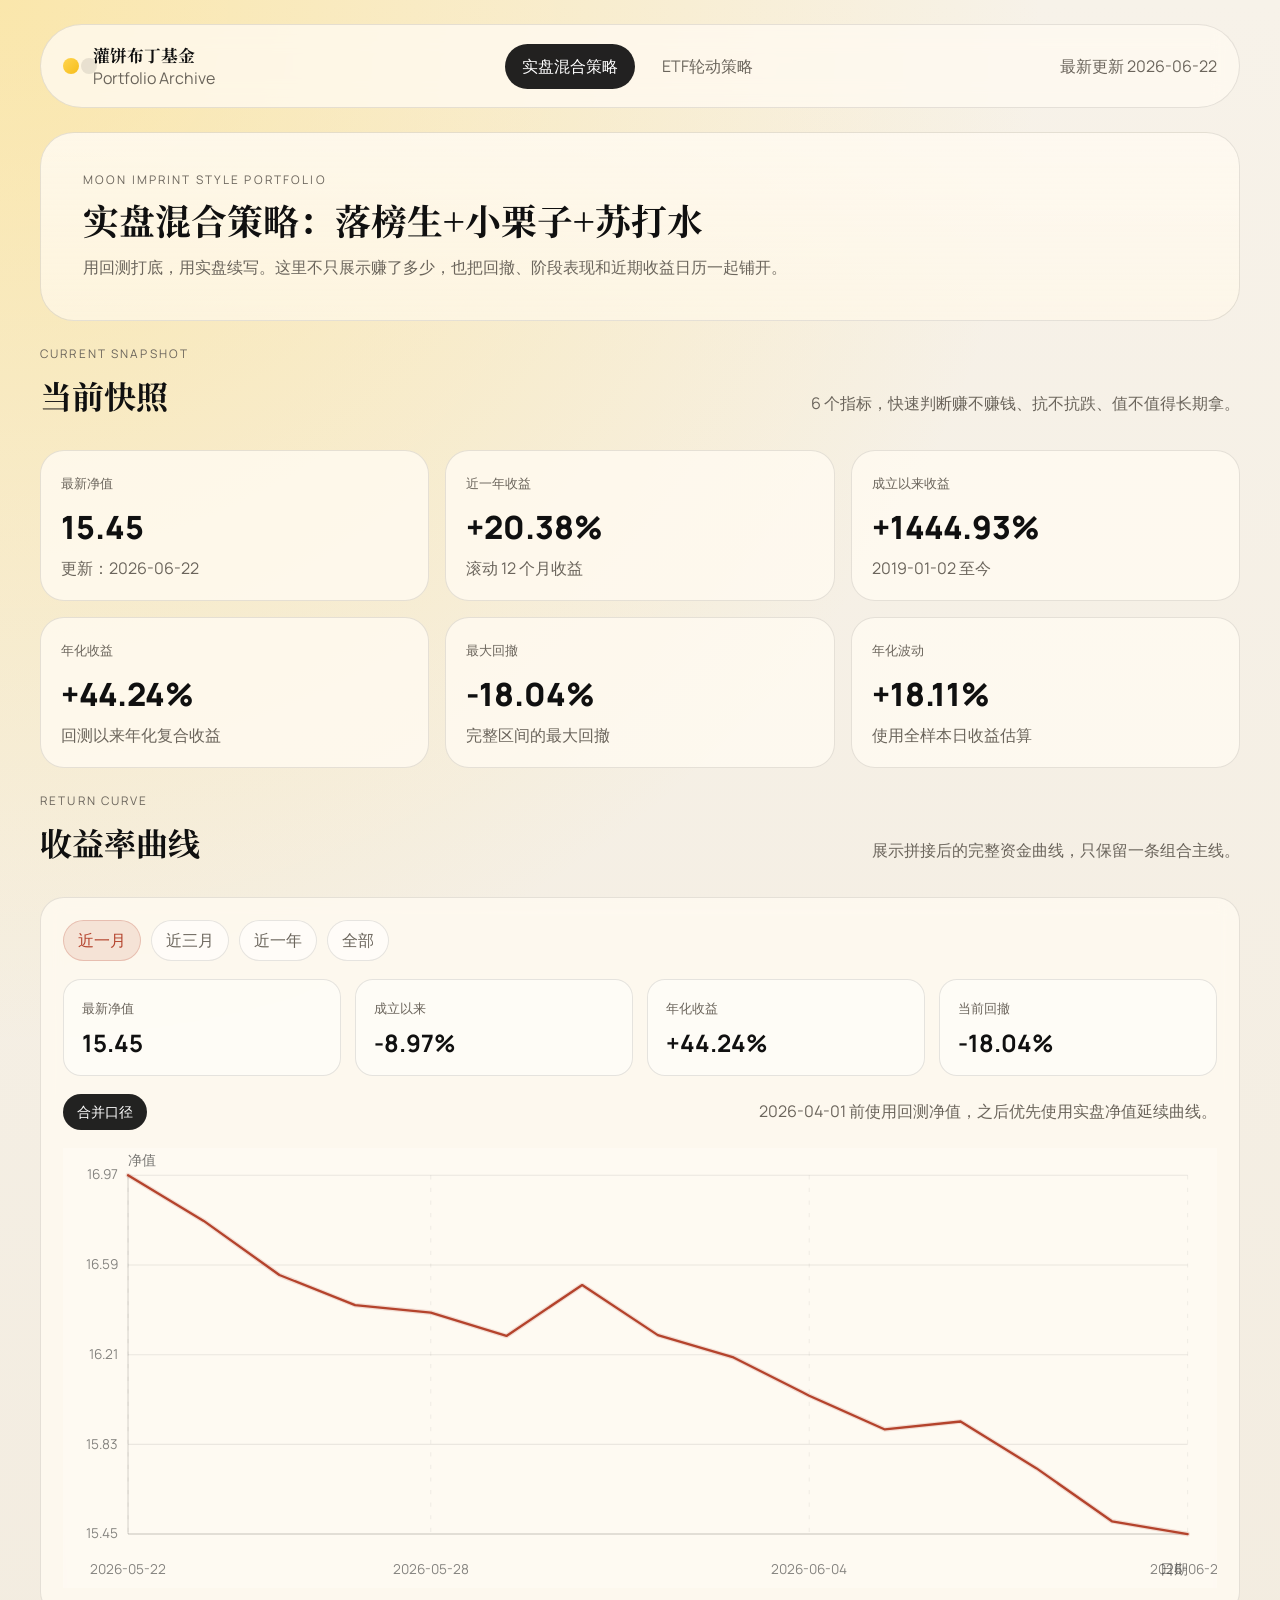
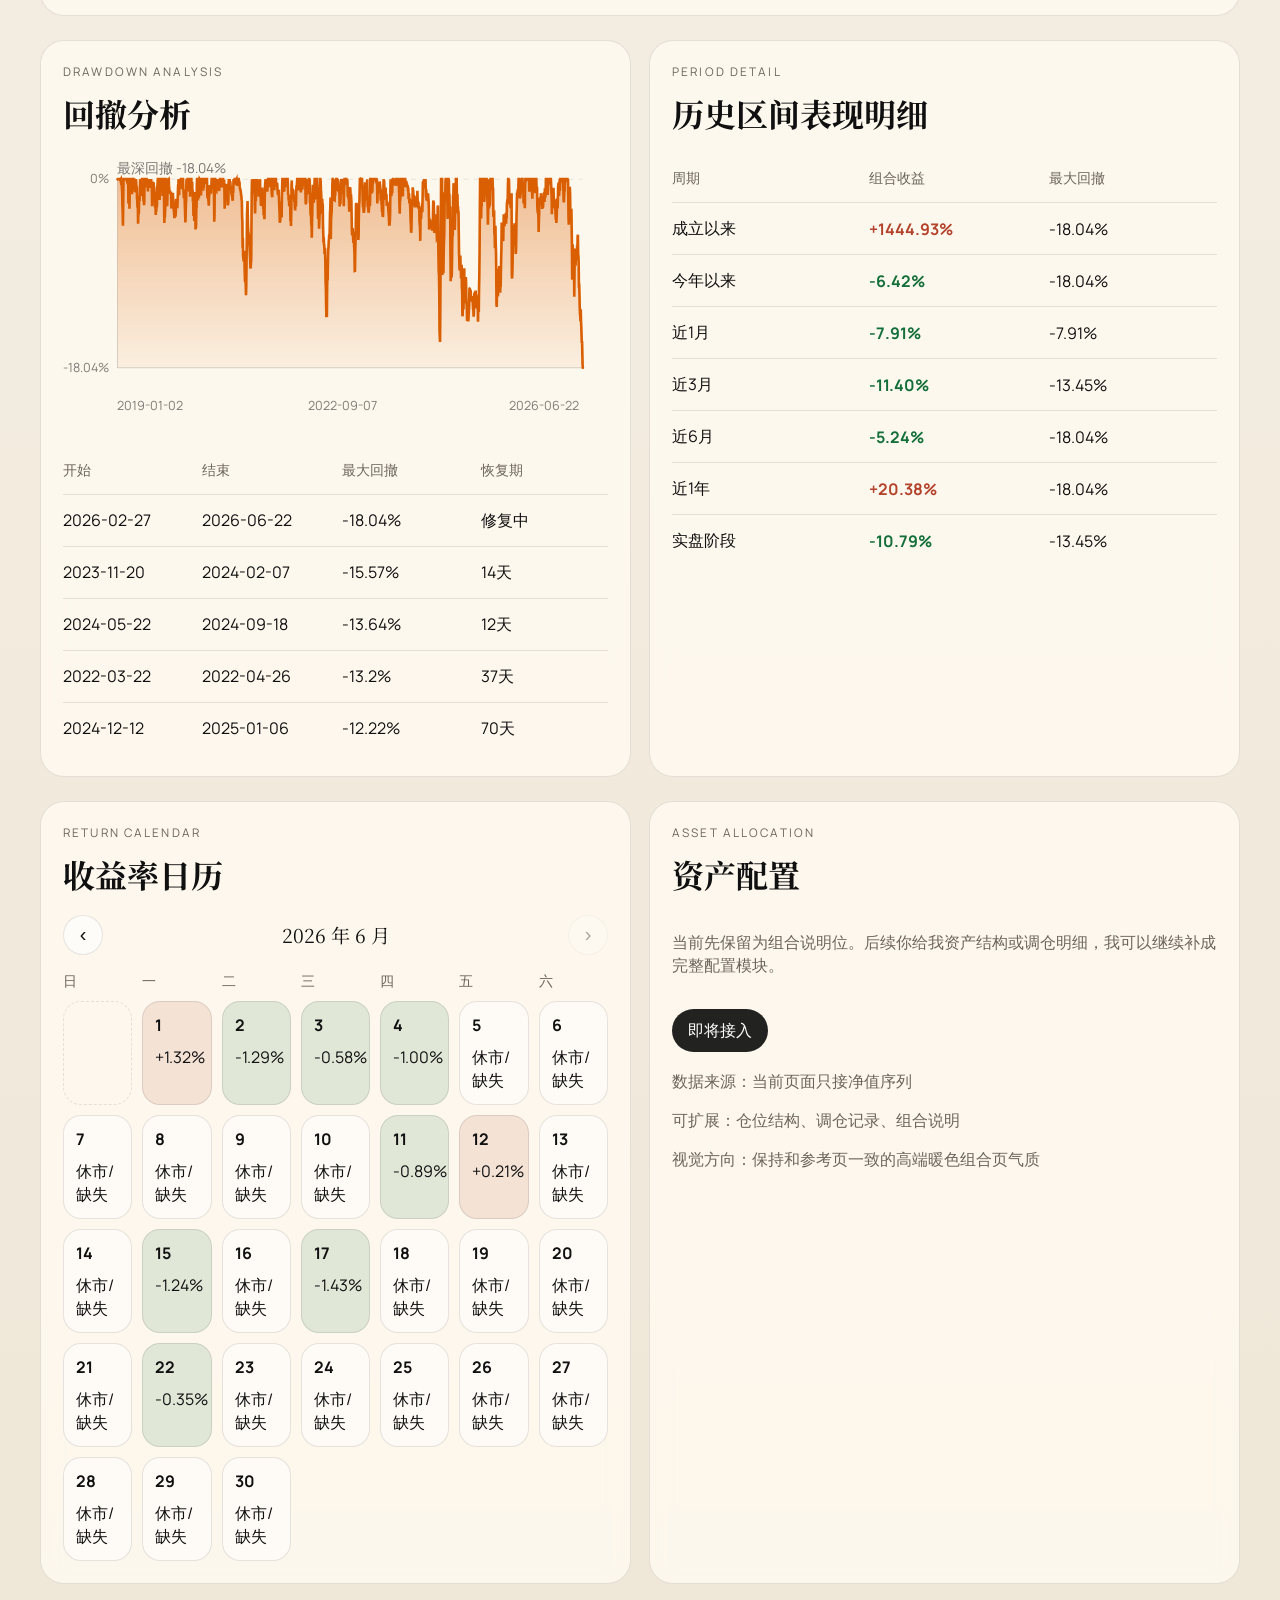
<file: index.html>
<!doctype html>
<html lang="zh-CN">
  <head>
    <meta charset="UTF-8" />
    <meta name="viewport" content="width=device-width, initial-scale=1.0" />
    <meta http-equiv="refresh" content="0; url=./portfolio.html" />
    <title>灌饼布丁基金 | 实盘混合策略</title>
    <script>
      window.location.replace("./portfolio.html");
    </script>
  </head>
  <body>
    <p>正在进入实盘混合策略页面...</p>
    <p><a href="./portfolio.html">实盘混合策略</a> | <a href="./etf-portfolio.html">ETF轮动策略</a></p>
  </body>
</html>
</file>
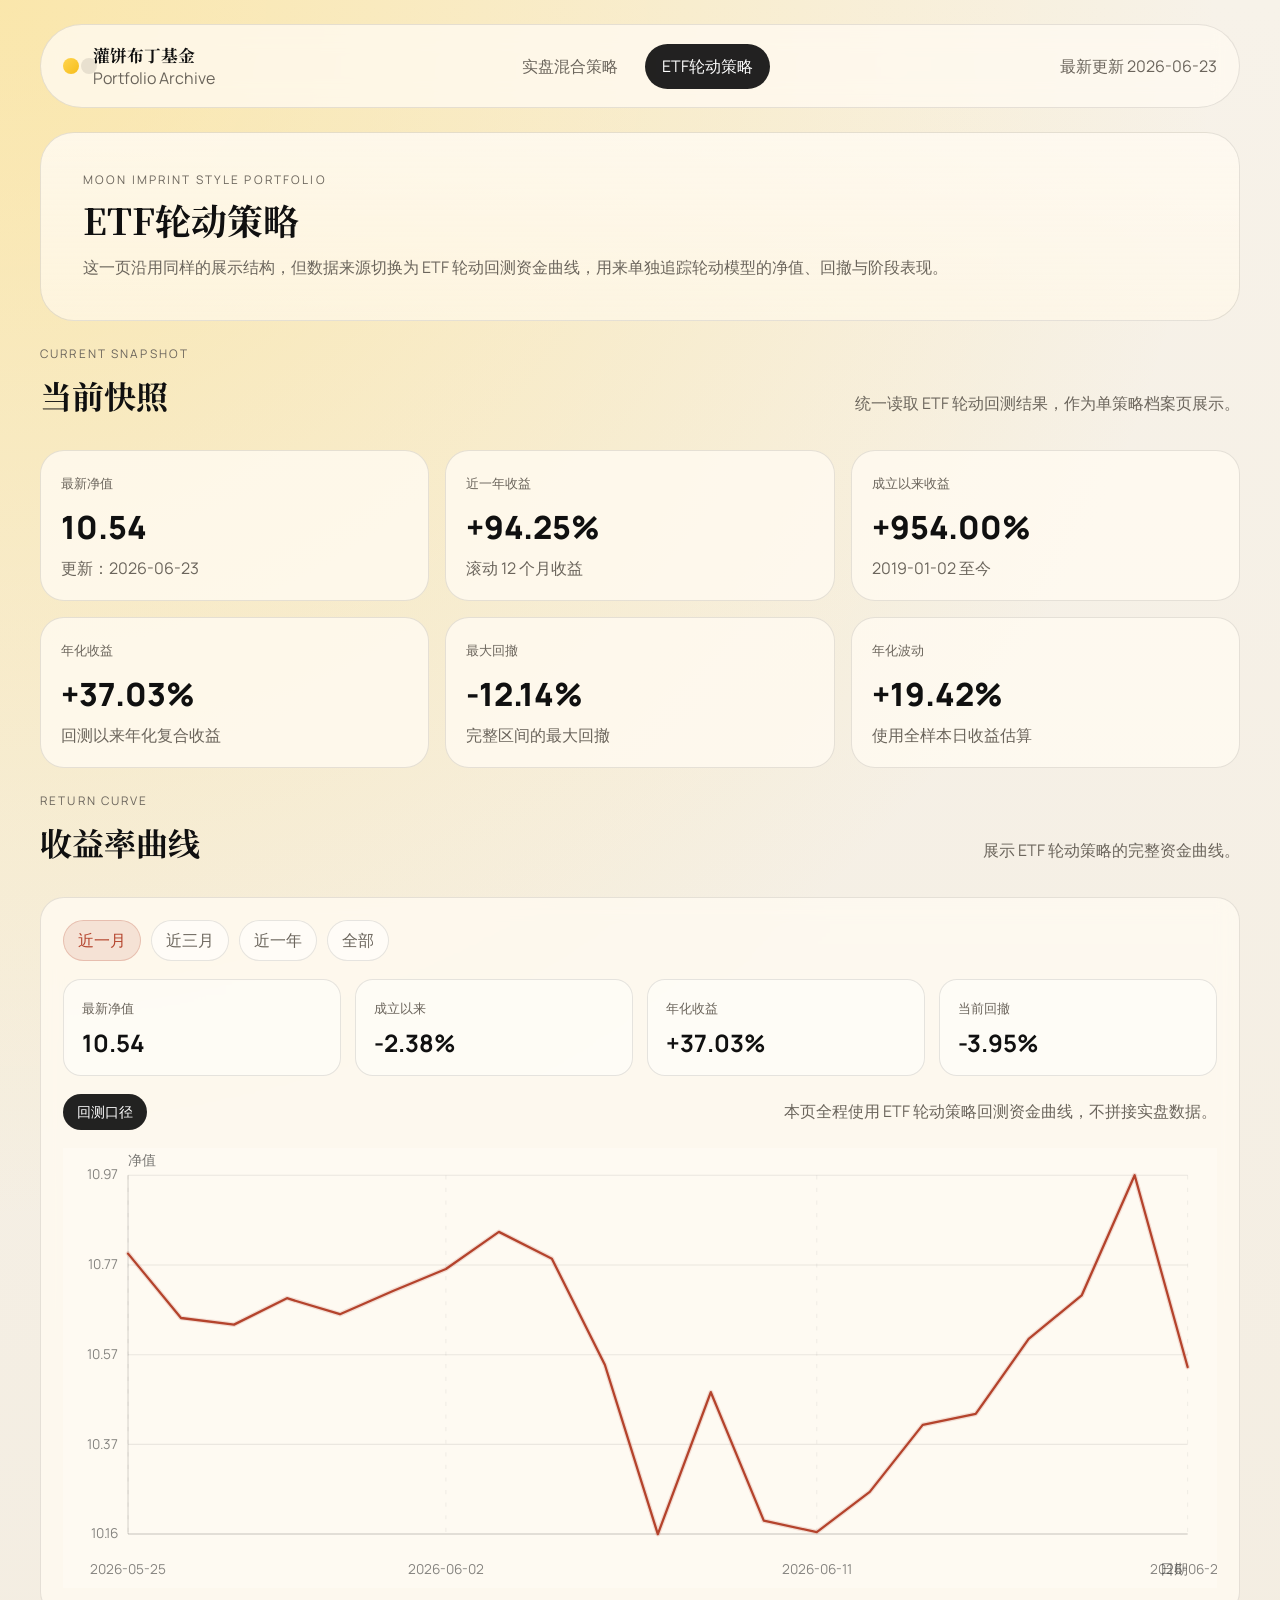
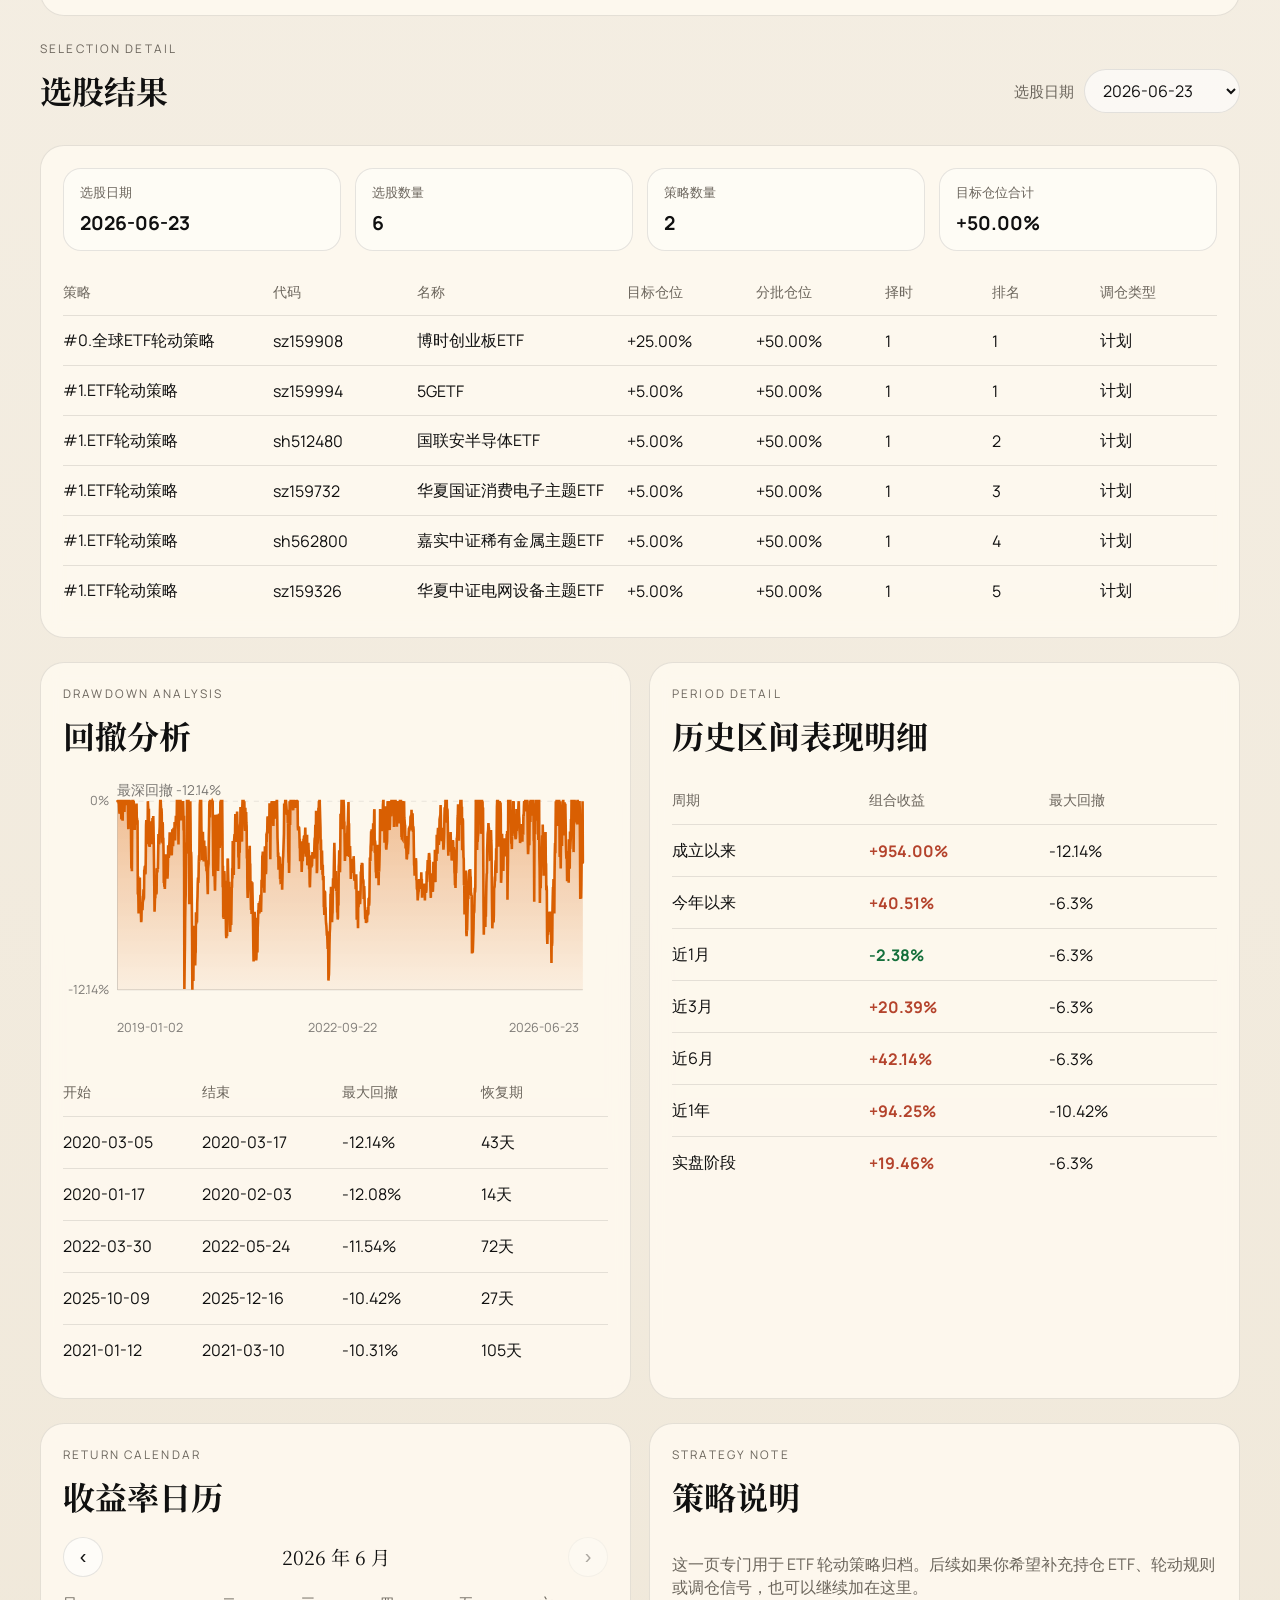
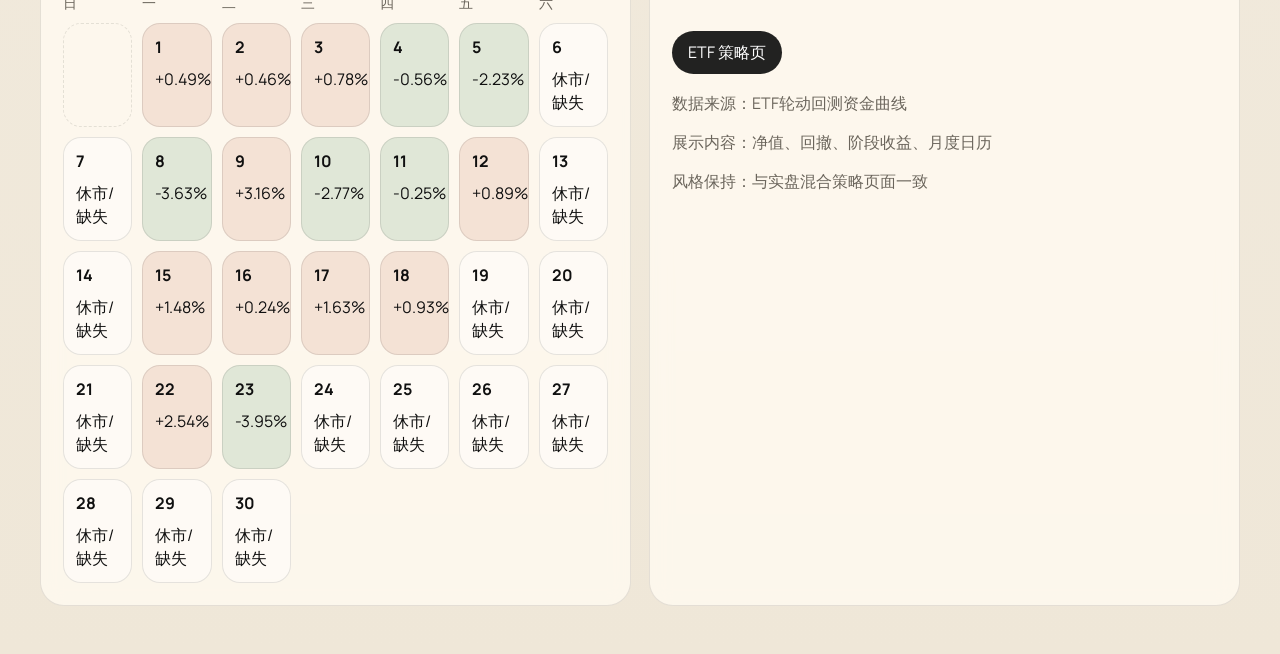
<file: etf-portfolio.html>
<!doctype html>
<html lang="zh-CN">
  <head>
    <meta charset="UTF-8" />
    <meta name="viewport" content="width=device-width, initial-scale=1.0" />
    <title>灌饼布丁基金 | ETF轮动策略</title>
    <link rel="preconnect" href="https://fonts.googleapis.com" />
    <link rel="preconnect" href="https://fonts.gstatic.com" crossorigin />
    <link
      href="https://fonts.googleapis.com/css2?family=Manrope:wght@400;500;700;800&family=Noto+Serif+SC:wght@500;700&display=swap"
      rel="stylesheet"
    />
    <link rel="stylesheet" href="./styles.css" />
  </head>
  <body>
    <div class="page-shell">
      <header class="topbar topbar-nav">
        <div class="brand-lockup">
          <span class="brand-mark"></span>
          <div>
            <div class="brand-title">灌饼布丁基金</div>
            <div class="brand-subtitle">Portfolio Archive</div>
          </div>
        </div>
        <nav class="page-nav">
          <a href="./portfolio.html">实盘混合策略</a>
          <a href="./etf-portfolio.html" class="is-active">ETF轮动策略</a>
        </nav>
        <div class="topbar-note" id="portfolio-latest-date"></div>
      </header>

      <main class="portfolio-page">
        <section class="portfolio-hero">
          <div class="portfolio-hero-copy">
            <p class="eyebrow">Moon Imprint Style Portfolio</p>
            <h1>ETF轮动策略</h1>
            <p>
              这一页沿用同样的展示结构，但数据来源切换为 ETF 轮动回测资金曲线，用来单独追踪轮动模型的净值、回撤与阶段表现。
            </p>
          </div>
        </section>

        <section class="portfolio-section">
          <div class="section-heading">
            <div>
              <p class="eyebrow">Current Snapshot</p>
              <h2>当前快照</h2>
            </div>
            <p class="section-caption">统一读取 ETF 轮动回测结果，作为单策略档案页展示。</p>
          </div>
          <div class="snapshot-grid" id="snapshot-grid"></div>
        </section>

        <section class="portfolio-section">
          <div class="section-heading">
            <div>
              <p class="eyebrow">Return Curve</p>
              <h2>收益率曲线</h2>
            </div>
            <p class="section-caption">展示 ETF 轮动策略的完整资金曲线。</p>
          </div>
          <div class="card">
            <div class="range-switch" id="curve-range-switch">
              <button class="range-chip is-active" type="button" data-range="1m">近一月</button>
              <button class="range-chip" type="button" data-range="3m">近三月</button>
              <button class="range-chip" type="button" data-range="1y">近一年</button>
              <button class="range-chip" type="button" data-range="all">全部</button>
            </div>
            <div class="curve-summary">
              <div class="curve-stat">
                <small>最新净值</small>
                <strong id="curve-end-nav"></strong>
              </div>
              <div class="curve-stat">
                <small>成立以来</small>
                <strong id="curve-total-return"></strong>
              </div>
              <div class="curve-stat">
                <small>年化收益</small>
                <strong id="curve-annual-return"></strong>
              </div>
              <div class="curve-stat">
                <small>当前回撤</small>
                <strong id="curve-current-drawdown"></strong>
              </div>
            </div>
            <div class="curve-note">
              <span class="curve-pill">回测口径</span>
              <p>本页全程使用 ETF 轮动策略回测资金曲线，不拼接实盘数据。</p>
            </div>
            <svg id="portfolio-nav-chart" viewBox="0 0 1100 420" preserveAspectRatio="none"></svg>
          </div>
        </section>

        <section class="portfolio-section" id="selection-section">
          <div class="section-heading">
            <div>
              <p class="eyebrow">Selection Detail</p>
              <h2>选股结果</h2>
            </div>
            <div class="selection-control">
              <label for="selection-date">选股日期</label>
              <select id="selection-date"></select>
            </div>
          </div>
          <div class="card selection-card">
            <div class="selection-summary" id="selection-summary"></div>
            <div class="selection-table" id="selection-table"></div>
          </div>
        </section>

        <section class="portfolio-two-col">
          <article class="card">
            <div class="card-heading">
              <p class="eyebrow">Drawdown Analysis</p>
              <h3>回撤分析</h3>
            </div>
            <svg id="portfolio-drawdown-chart" viewBox="0 0 520 260" preserveAspectRatio="none"></svg>
            <div class="drawdown-table" id="drawdown-table"></div>
          </article>

          <article class="card">
            <div class="card-heading">
              <p class="eyebrow">Period Detail</p>
              <h3>历史区间表现明细</h3>
            </div>
            <div class="interval-table" id="interval-table"></div>
          </article>
        </section>

        <section class="portfolio-two-col">
          <article class="card">
            <div class="card-heading">
              <p class="eyebrow">Return Calendar</p>
              <h3>收益率日历</h3>
            </div>
            <div class="calendar-toolbar">
              <button class="calendar-nav" id="calendar-prev" type="button">‹</button>
              <div class="calendar-head" id="calendar-head"></div>
              <button class="calendar-nav" id="calendar-next" type="button">›</button>
            </div>
            <div class="calendar-grid" id="calendar-grid"></div>
          </article>

          <article class="card">
            <div class="card-heading">
              <p class="eyebrow">Strategy Note</p>
              <h3>策略说明</h3>
            </div>
            <div class="allocation-lock">
              <p>这一页专门用于 ETF 轮动策略归档。后续如果你希望补充持仓 ETF、轮动规则或调仓信号，也可以继续加在这里。</p>
              <div class="allocation-pill">ETF 策略页</div>
              <ul class="narrative-list">
                <li>数据来源：ETF轮动回测资金曲线</li>
                <li>展示内容：净值、回撤、阶段收益、月度日历</li>
                <li>风格保持：与实盘混合策略页面一致</li>
              </ul>
            </div>
          </article>
        </section>
      </main>
    </div>

    <script>
      document.write('<script src="./data/etf_performance.js?v=' + Date.now() + '"><\/script>');
    </script>
    <script>
      window.__PERFORMANCE_DATA__ = window.__ETF_PERFORMANCE_DATA__;
    </script>
    <script src="./app.js"></script>
    <script src="./portfolio.js"></script>
  </body>
  </html>
</file>
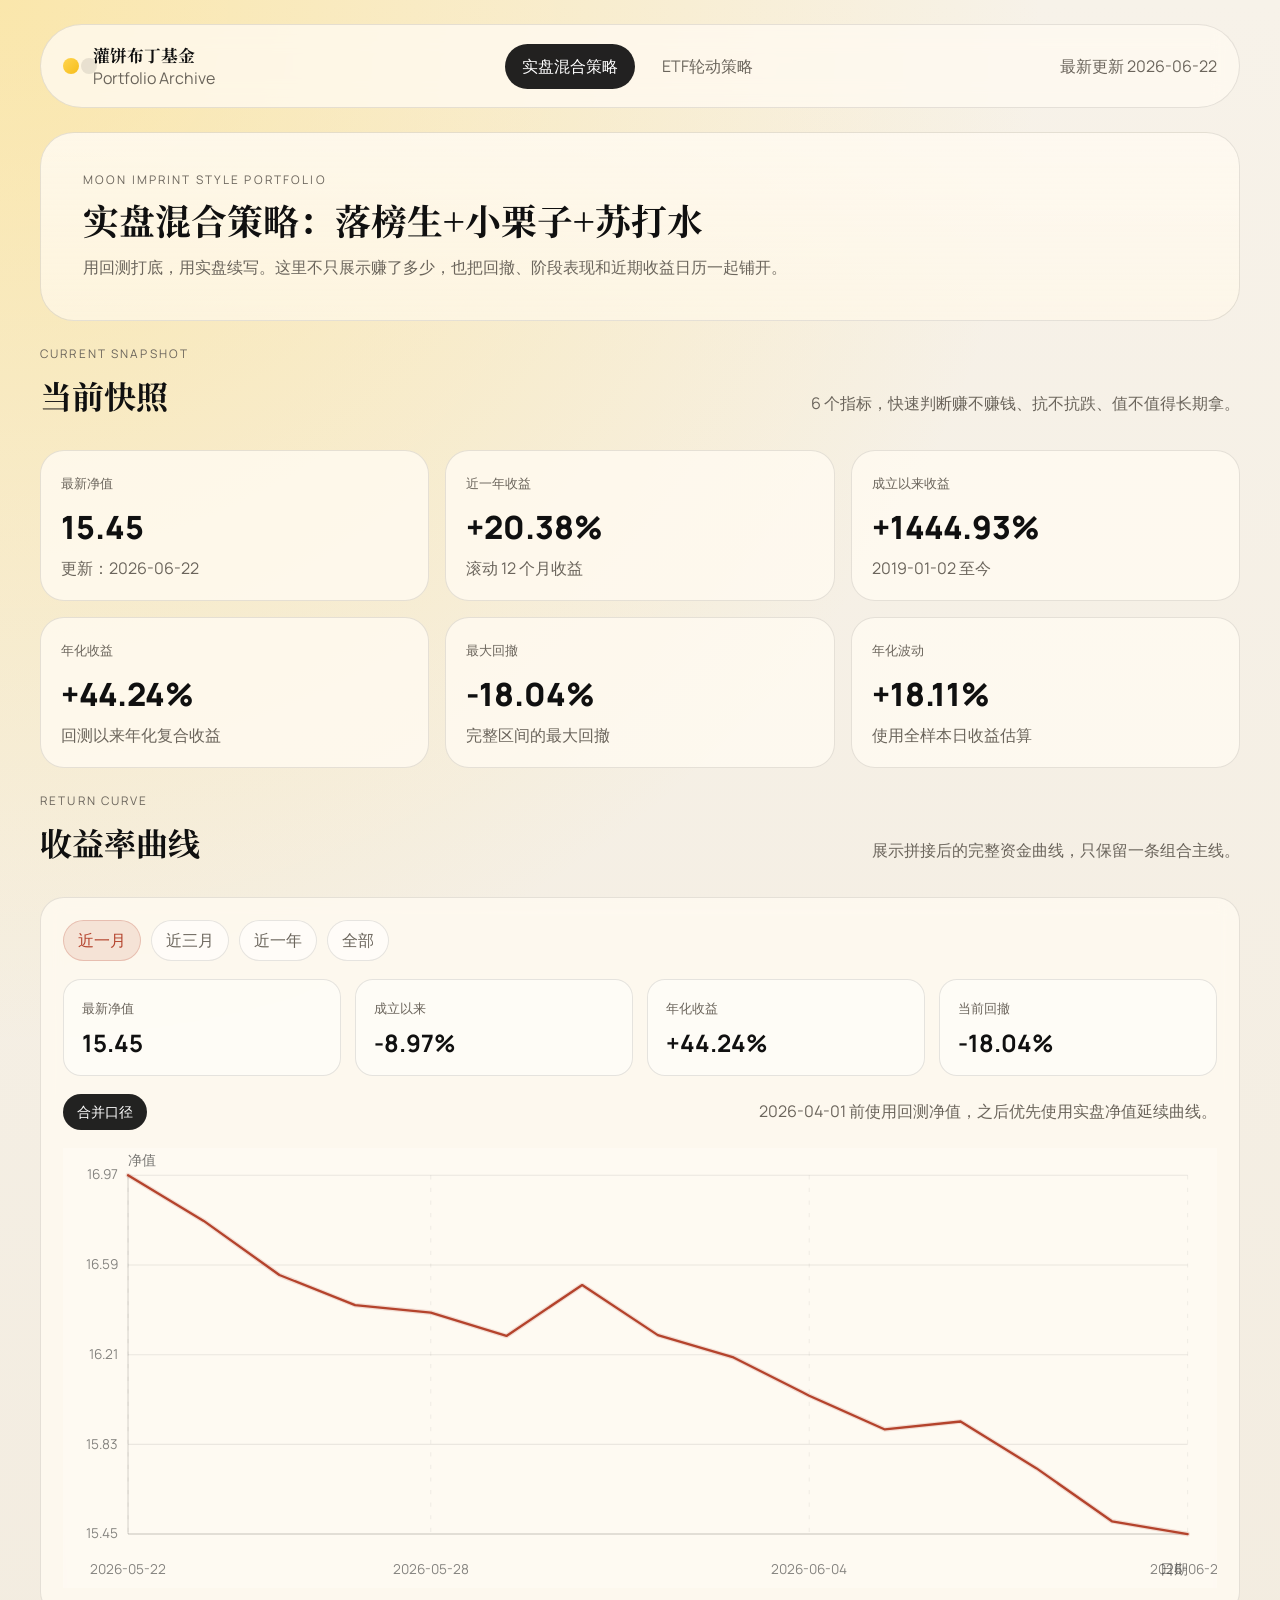
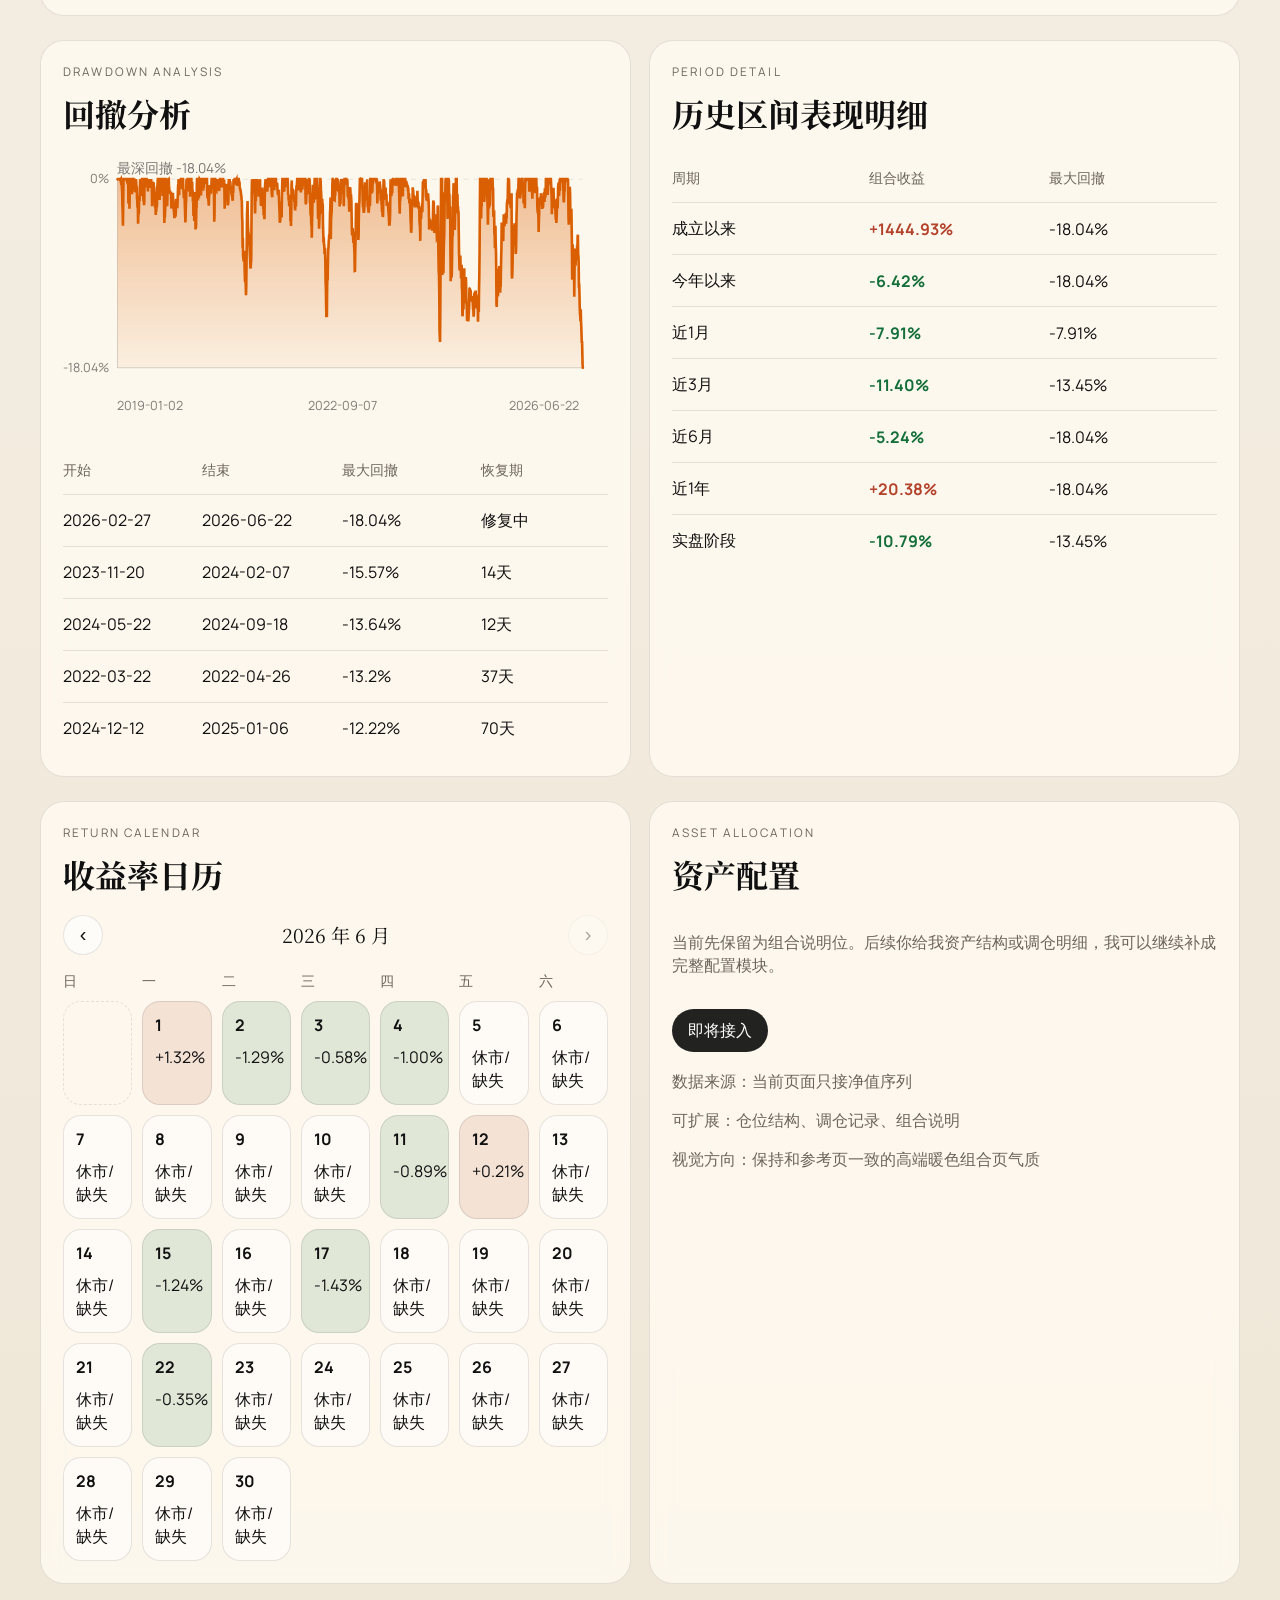
<file: portfolio.html>
<!doctype html>
<html lang="zh-CN">
  <head>
    <meta charset="UTF-8" />
    <meta name="viewport" content="width=device-width, initial-scale=1.0" />
    <title>灌饼布丁基金 | 实盘混合策略</title>
    <link rel="preconnect" href="https://fonts.googleapis.com" />
    <link rel="preconnect" href="https://fonts.gstatic.com" crossorigin />
    <link
      href="https://fonts.googleapis.com/css2?family=Manrope:wght@400;500;700;800&family=Noto+Serif+SC:wght@500;700&display=swap"
      rel="stylesheet"
    />
    <link rel="stylesheet" href="./styles.css" />
  </head>
  <body>
    <div class="page-shell">
      <header class="topbar topbar-nav">
        <div class="brand-lockup">
          <span class="brand-mark"></span>
          <div>
            <div class="brand-title">灌饼布丁基金</div>
            <div class="brand-subtitle">Portfolio Archive</div>
          </div>
        </div>
        <nav class="page-nav">
          <a href="./portfolio.html" class="is-active">实盘混合策略</a>
          <a href="./etf-portfolio.html">ETF轮动策略</a>
        </nav>
        <div class="topbar-note" id="portfolio-latest-date"></div>
      </header>

      <main class="portfolio-page">
        <section class="portfolio-hero">
          <div class="portfolio-hero-copy">
            <p class="eyebrow">Moon Imprint Style Portfolio</p>
            <h1>实盘混合策略：落榜生+小栗子+苏打水</h1>
            <p>
              用回测打底，用实盘续写。这里不只展示赚了多少，也把回撤、阶段表现和近期收益日历一起铺开。
            </p>
          </div>
        </section>

        <section class="portfolio-section">
          <div class="section-heading">
            <div>
              <p class="eyebrow">Current Snapshot</p>
              <h2>当前快照</h2>
            </div>
            <p class="section-caption">6 个指标，快速判断赚不赚钱、抗不抗跌、值不值得长期拿。</p>
          </div>
          <div class="snapshot-grid" id="snapshot-grid"></div>
        </section>

        <section class="portfolio-section">
          <div class="section-heading">
            <div>
              <p class="eyebrow">Return Curve</p>
              <h2>收益率曲线</h2>
            </div>
            <p class="section-caption">展示拼接后的完整资金曲线，只保留一条组合主线。</p>
          </div>
          <div class="card">
            <div class="range-switch" id="curve-range-switch">
              <button class="range-chip is-active" type="button" data-range="1m">近一月</button>
              <button class="range-chip" type="button" data-range="3m">近三月</button>
              <button class="range-chip" type="button" data-range="1y">近一年</button>
              <button class="range-chip" type="button" data-range="all">全部</button>
            </div>
            <div class="curve-summary">
              <div class="curve-stat">
                <small>最新净值</small>
                <strong id="curve-end-nav"></strong>
              </div>
              <div class="curve-stat">
                <small>成立以来</small>
                <strong id="curve-total-return"></strong>
              </div>
              <div class="curve-stat">
                <small>年化收益</small>
                <strong id="curve-annual-return"></strong>
              </div>
              <div class="curve-stat">
                <small>当前回撤</small>
                <strong id="curve-current-drawdown"></strong>
              </div>
            </div>
            <div class="curve-note">
              <span class="curve-pill">合并口径</span>
              <p>2026-04-01 前使用回测净值，之后优先使用实盘净值延续曲线。</p>
            </div>
            <svg id="portfolio-nav-chart" viewBox="0 0 1100 420" preserveAspectRatio="none"></svg>
          </div>
        </section>

        <section class="portfolio-two-col">
          <article class="card">
            <div class="card-heading">
              <p class="eyebrow">Drawdown Analysis</p>
              <h3>回撤分析</h3>
            </div>
            <svg id="portfolio-drawdown-chart" viewBox="0 0 520 260" preserveAspectRatio="none"></svg>
            <div class="drawdown-table" id="drawdown-table"></div>
          </article>

          <article class="card">
            <div class="card-heading">
              <p class="eyebrow">Period Detail</p>
              <h3>历史区间表现明细</h3>
            </div>
            <div class="interval-table" id="interval-table"></div>
          </article>
        </section>

        <section class="portfolio-two-col">
          <article class="card">
            <div class="card-heading">
              <p class="eyebrow">Return Calendar</p>
              <h3>收益率日历</h3>
            </div>
            <div class="calendar-toolbar">
              <button class="calendar-nav" id="calendar-prev" type="button">‹</button>
              <div class="calendar-head" id="calendar-head"></div>
              <button class="calendar-nav" id="calendar-next" type="button">›</button>
            </div>
            <div class="calendar-grid" id="calendar-grid"></div>
          </article>

          <article class="card">
            <div class="card-heading">
              <p class="eyebrow">Asset Allocation</p>
              <h3>资产配置</h3>
            </div>
            <div class="allocation-lock">
              <p>当前先保留为组合说明位。后续你给我资产结构或调仓明细，我可以继续补成完整配置模块。</p>
              <div class="allocation-pill">即将接入</div>
              <ul class="narrative-list">
                <li>数据来源：当前页面只接净值序列</li>
                <li>可扩展：仓位结构、调仓记录、组合说明</li>
                <li>视觉方向：保持和参考页一致的高端暖色组合页气质</li>
              </ul>
            </div>
          </article>
        </section>
      </main>
    </div>

    <script>
      document.write('<script src="./data/performance.js?v=' + Date.now() + '"><\/script>');
    </script>
    <script src="./app.js"></script>
    <script src="./portfolio.js"></script>
  </body>
  </html>
</file>
<file: styles.css>
:root {
  --bg: #f4efe6;
  --paper: #fffaf1;
  --ink: #101010;
  --muted: #6b655c;
  --line: rgba(16, 16, 16, 0.1);
  --accent: #ffd54f;
  --accent-deep: #f6bd1b;
  --live: #d95f02;
  --backtest: #111111;
  --positive: #136f3a;
  --negative: #b4432c;
}

* {
  box-sizing: border-box;
}

body {
  margin: 0;
  font-family: "Manrope", sans-serif;
  background:
    radial-gradient(circle at top left, rgba(255, 213, 79, 0.4), transparent 30%),
    linear-gradient(180deg, #f7f2e9 0%, #efe7d8 100%);
  color: var(--ink);
}

.page-shell {
  width: min(1200px, calc(100% - 32px));
  margin: 0 auto;
  padding: 24px 0 48px;
}

.topbar,
.hero,
.metrics-section,
.chart-section,
.split-section,
.returns-section {
  margin-bottom: 24px;
}

.topbar {
  display: flex;
  align-items: center;
  justify-content: space-between;
  padding: 18px 22px;
  border: 1px solid var(--line);
  border-radius: 999px;
  backdrop-filter: blur(12px);
  background: rgba(255, 250, 241, 0.78);
}

.topbar-nav {
  gap: 16px;
}

.page-nav {
  display: flex;
  align-items: center;
  gap: 10px;
}

.page-nav a {
  text-decoration: none;
  color: var(--muted);
  padding: 10px 16px;
  border-radius: 999px;
  border: 1px solid transparent;
}

.page-nav a.is-active {
  color: #fff;
  background: rgba(16, 16, 16, 0.92);
}

.brand-lockup {
  display: flex;
  gap: 14px;
  align-items: center;
}

.brand-mark {
  width: 16px;
  height: 16px;
  border-radius: 50%;
  background: linear-gradient(135deg, var(--accent) 0%, var(--accent-deep) 100%);
  box-shadow: 18px 0 0 rgba(16, 16, 16, 0.09);
}

.brand-title,
.hero h1,
.section-heading h2,
.card-heading h3,
.hero-panel-value {
  font-family: "Noto Serif SC", serif;
}

.brand-title {
  font-size: 1.05rem;
  font-weight: 700;
}

.brand-subtitle,
.topbar-note,
.eyebrow,
.hero-text,
.card p,
.narrative-list,
.metric-card p,
.metric-card span,
.hero-panel-grid span {
  color: var(--muted);
}

.hero {
  display: grid;
  grid-template-columns: 1.3fr 0.9fr;
  gap: 22px;
  padding: 42px;
  border-radius: 34px;
  background: linear-gradient(135deg, #ffd95a 0%, #ffd04b 60%, #ffc736 100%);
  min-height: 520px;
  position: relative;
  overflow: hidden;
}

.hero::after {
  content: "";
  position: absolute;
  inset: auto -8% -18% auto;
  width: 360px;
  height: 360px;
  border-radius: 50%;
  background: rgba(255, 250, 241, 0.24);
  filter: blur(4px);
}

.hero-copy {
  position: relative;
  z-index: 1;
  display: flex;
  flex-direction: column;
  justify-content: space-between;
}

.eyebrow {
  margin: 0 0 10px;
  letter-spacing: 0.18em;
  text-transform: uppercase;
  font-size: 0.74rem;
}

.hero h1 {
  margin: 0;
  font-size: clamp(2.4rem, 5vw, 4.6rem);
  line-height: 1.08;
  max-width: 12ch;
}

.hero-text {
  max-width: 52ch;
  font-size: 1rem;
  line-height: 1.8;
  margin-top: 22px;
}

.hero-badges {
  display: flex;
  gap: 10px;
  flex-wrap: wrap;
  margin-top: 28px;
}

.badge {
  display: inline-flex;
  align-items: center;
  gap: 8px;
  padding: 11px 16px;
  border: 1px solid rgba(16, 16, 16, 0.1);
  border-radius: 999px;
  background: rgba(255, 250, 241, 0.55);
  font-size: 0.92rem;
}

.badge-strong {
  background: rgba(16, 16, 16, 0.92);
  color: #fff;
}

.hero-panel,
.card,
.metric-card,
.chart-card {
  border: 1px solid var(--line);
  background: rgba(255, 250, 241, 0.82);
  backdrop-filter: blur(10px);
}

.hero-panel {
  position: relative;
  z-index: 1;
  align-self: end;
  border-radius: 28px;
  padding: 26px;
}

.hero-panel-label {
  font-size: 0.85rem;
  letter-spacing: 0.16em;
  text-transform: uppercase;
  color: rgba(16, 16, 16, 0.56);
}

.hero-panel-value {
  margin-top: 10px;
  font-size: clamp(2.6rem, 4vw, 4rem);
  font-weight: 700;
}

.hero-panel-grid {
  display: grid;
  grid-template-columns: repeat(2, 1fr);
  gap: 16px;
  margin-top: 26px;
}

.hero-panel-grid strong {
  display: block;
  margin-top: 6px;
  font-size: 1.1rem;
}

.section-heading {
  display: flex;
  justify-content: space-between;
  align-items: end;
  margin-bottom: 14px;
}

.section-heading h2,
.card-heading h3 {
  margin: 0;
  font-size: 2rem;
}

.metrics-grid,
.returns-section {
  display: grid;
  gap: 18px;
}

.metrics-grid {
  grid-template-columns: repeat(4, minmax(0, 1fr));
}

.metric-card,
.card,
.chart-card {
  border-radius: 24px;
  padding: 22px;
}

.chart-host {
  position: relative;
}

.nav-tooltip {
  position: absolute;
  z-index: 5;
  min-width: 152px;
  padding: 12px 14px;
  border-radius: 16px;
  border: 1px solid rgba(16, 16, 16, 0.12);
  background: rgba(255, 250, 241, 0.95);
  backdrop-filter: blur(10px);
  box-shadow: 0 10px 30px rgba(16, 16, 16, 0.08);
  pointer-events: none;
  opacity: 0;
  transition: opacity 120ms ease;
}

.nav-tooltip strong,
.nav-tooltip span {
  display: block;
}

.nav-tooltip strong {
  margin-bottom: 6px;
}

.nav-tooltip span {
  color: var(--muted);
  line-height: 1.55;
  font-size: 0.9rem;
}

.metric-card {
  min-height: 142px;
}

.metric-card p {
  margin: 0;
  font-size: 0.88rem;
  letter-spacing: 0.06em;
  text-transform: uppercase;
}

.metric-card strong {
  display: block;
  margin-top: 18px;
  font-size: 2rem;
  font-weight: 800;
}

.metric-card span {
  display: block;
  margin-top: 8px;
  line-height: 1.6;
  font-size: 0.92rem;
}

.chart-section {
  display: grid;
  grid-template-columns: 280px 1fr;
  gap: 18px;
  align-items: stretch;
}

.chart-copy {
  padding: 20px 4px;
}

.chart-copy h2 {
  margin: 0 0 16px;
  font-family: "Noto Serif SC", serif;
  font-size: 2rem;
}

.chart-copy p {
  line-height: 1.8;
}

.chart-card {
  position: relative;
  padding-top: 54px;
}

#nav-chart,
#drawdown-chart {
  width: 100%;
  height: auto;
  display: block;
}

.split-section,
.returns-section {
  grid-template-columns: repeat(2, minmax(0, 1fr));
}

.portfolio-page {
  display: grid;
  gap: 24px;
}

.portfolio-hero,
.portfolio-section,
.portfolio-two-col {
  display: grid;
  gap: 18px;
}

.portfolio-hero {
  padding: 38px 42px;
  border-radius: 34px;
  border: 1px solid var(--line);
  background: linear-gradient(180deg, rgba(255, 250, 241, 0.86), rgba(255, 248, 233, 0.72));
}

.portfolio-hero h1 {
  margin: 0 0 12px;
  font-family: "Noto Serif SC", serif;
  font-size: clamp(1.7rem, 2.8vw, 3rem);
  line-height: 1.2;
  max-width: none;
  white-space: nowrap;
}

.portfolio-hero p:last-child,
.section-caption {
  margin: 0;
  color: var(--muted);
  line-height: 1.8;
}

.snapshot-grid {
  display: grid;
  gap: 16px;
  grid-template-columns: repeat(3, minmax(0, 1fr));
}

.portfolio-two-col {
  grid-template-columns: repeat(2, minmax(0, 1fr));
}

.snapshot-card {
  padding: 20px;
  border-radius: 24px;
  border: 1px solid var(--line);
  background: rgba(255, 250, 241, 0.82);
}

.snapshot-card small,
.snapshot-card span {
  color: var(--muted);
}

.snapshot-card strong {
  display: block;
  margin: 12px 0 8px;
  font-size: 2rem;
  font-weight: 800;
}

.curve-summary {
  display: grid;
  grid-template-columns: repeat(4, minmax(0, 1fr));
  gap: 14px;
  margin-bottom: 18px;
}

.range-switch {
  display: flex;
  gap: 10px;
  flex-wrap: wrap;
  margin-bottom: 18px;
}

.range-chip {
  border: 1px solid var(--line);
  background: rgba(255, 255, 255, 0.55);
  color: var(--muted);
  border-radius: 999px;
  padding: 8px 14px;
  cursor: pointer;
  font: inherit;
}

.range-chip.is-active {
  background: rgba(180, 67, 44, 0.12);
  color: var(--negative);
  border-color: rgba(180, 67, 44, 0.22);
}

.curve-stat {
  padding: 16px 18px;
  border-radius: 18px;
  border: 1px solid var(--line);
  background: rgba(255, 255, 255, 0.44);
}

.curve-stat small,
.curve-note p {
  color: var(--muted);
}

.curve-stat strong {
  display: block;
  margin-top: 8px;
  font-size: 1.5rem;
}

.curve-note {
  display: flex;
  align-items: center;
  justify-content: space-between;
  gap: 14px;
  margin-bottom: 18px;
}

.curve-pill {
  display: inline-flex;
  align-items: center;
  padding: 8px 14px;
  border-radius: 999px;
  background: rgba(16, 16, 16, 0.92);
  color: #fff;
  font-size: 0.86rem;
}

.curve-note p {
  margin: 0;
  line-height: 1.7;
}

.drawdown-table,
.interval-table {
  margin-top: 14px;
}

.table-row {
  display: grid;
  grid-template-columns: repeat(4, minmax(0, 1fr));
  gap: 12px;
  padding: 14px 0;
  border-top: 1px solid var(--line);
  align-items: center;
}

.interval-table .table-row {
  grid-template-columns: 1.1fr 1fr 1fr;
}

.table-head {
  border-top: none;
  color: var(--muted);
  font-size: 0.88rem;
}

.table-row em {
  font-style: normal;
  font-weight: 700;
}

.selection-control {
  display: inline-flex;
  align-items: center;
  gap: 10px;
}

.selection-control label {
  color: var(--muted);
  font-size: 0.92rem;
}

.selection-control select {
  min-width: 156px;
  border: 1px solid var(--line);
  border-radius: 999px;
  background: rgba(255, 255, 255, 0.62);
  color: var(--ink);
  padding: 9px 14px;
  font: inherit;
}

.selection-card {
  overflow-x: auto;
}

.selection-summary {
  display: grid;
  grid-template-columns: repeat(4, minmax(0, 1fr));
  gap: 14px;
  margin-bottom: 18px;
}

.selection-summary div {
  padding: 14px 16px;
  border: 1px solid var(--line);
  border-radius: 18px;
  background: rgba(255, 255, 255, 0.46);
}

.selection-summary small {
  display: block;
  color: var(--muted);
  margin-bottom: 8px;
}

.selection-summary strong {
  font-size: 1.2rem;
}

.selection-table {
  min-width: 920px;
}

.selection-row {
  display: grid;
  grid-template-columns: 1.35fr 0.9fr 1.35fr 0.8fr 0.8fr 0.65fr 0.65fr 0.8fr;
  gap: 12px;
  padding: 13px 0;
  border-top: 1px solid var(--line);
  align-items: center;
}

.selection-head {
  border-top: none;
  color: var(--muted);
  font-size: 0.88rem;
}

.selection-empty {
  color: var(--muted);
  padding: 18px 0;
}

.calendar-head {
  font-family: "Noto Serif SC", serif;
  font-size: 1.2rem;
}

.calendar-toolbar {
  display: flex;
  align-items: center;
  justify-content: space-between;
  gap: 12px;
  margin-bottom: 16px;
}

.calendar-nav {
  width: 40px;
  height: 40px;
  border-radius: 999px;
  border: 1px solid var(--line);
  background: rgba(255, 255, 255, 0.62);
  color: var(--ink);
  font-size: 1.25rem;
  cursor: pointer;
}

.calendar-nav:disabled {
  opacity: 0.35;
  cursor: not-allowed;
}

.calendar-grid {
  display: grid;
  grid-template-columns: repeat(7, minmax(0, 1fr));
  gap: 10px;
}

.calendar-label {
  color: var(--muted);
  font-size: 0.88rem;
}

.calendar-cell {
  min-height: 74px;
  padding: 12px;
  border-radius: 18px;
  border: 1px solid var(--line);
  background: rgba(255, 255, 255, 0.45);
}

.calendar-cell strong,
.calendar-cell span {
  display: block;
}

.calendar-cell strong {
  margin-bottom: 10px;
}

.calendar-up {
  background: rgba(180, 67, 44, 0.12);
}

.calendar-down {
  background: rgba(19, 111, 58, 0.12);
}

.calendar-empty {
  background: transparent;
  border-style: dashed;
}

.allocation-lock {
  display: grid;
  gap: 16px;
}

.allocation-pill {
  display: inline-flex;
  width: fit-content;
  padding: 10px 16px;
  border-radius: 999px;
  background: rgba(16, 16, 16, 0.92);
  color: #fff;
}

.card-heading {
  margin-bottom: 18px;
}

.narrative-list {
  list-style: none;
  padding: 0;
  margin: 0;
  display: grid;
  gap: 12px;
  line-height: 1.7;
}

.narrative-list span {
  color: var(--ink);
  font-weight: 700;
}

.year-grid {
  display: grid;
  grid-template-columns: repeat(4, minmax(0, 1fr));
  gap: 12px;
}

.year-card {
  padding: 16px;
  border-radius: 18px;
  border: 1px solid var(--line);
  background: rgba(255, 255, 255, 0.48);
}

.year-card small,
.month-label {
  color: var(--muted);
}

.year-card strong {
  display: block;
  margin-top: 8px;
  font-size: 1.28rem;
}

.month-bars {
  display: grid;
  gap: 14px;
}

.month-row {
  display: grid;
  grid-template-columns: 88px 1fr 78px;
  gap: 14px;
  align-items: center;
}

.month-track {
  height: 12px;
  border-radius: 999px;
  background: rgba(16, 16, 16, 0.08);
  overflow: hidden;
}

.month-fill {
  height: 100%;
  border-radius: 999px;
}

.is-positive {
  color: var(--positive);
}

.is-negative {
  color: var(--negative);
}

@media (max-width: 980px) {
  .hero,
  .chart-section,
  .split-section,
  .returns-section,
  .portfolio-two-col {
    grid-template-columns: 1fr;
  }

  .metrics-grid,
  .year-grid,
  .snapshot-grid {
    grid-template-columns: repeat(2, minmax(0, 1fr));
  }

  .curve-summary {
    grid-template-columns: repeat(2, minmax(0, 1fr));
  }

  .selection-summary {
    grid-template-columns: repeat(2, minmax(0, 1fr));
  }

  .portfolio-hero h1 {
    white-space: normal;
  }
}

@media (max-width: 640px) {
  .page-shell {
    width: min(100% - 20px, 1200px);
  }

  .topbar {
    border-radius: 24px;
    padding: 18px;
    align-items: flex-start;
    gap: 12px;
    flex-direction: column;
  }

  .hero {
    padding: 24px;
    min-height: auto;
  }

  .metrics-grid,
  .year-grid,
  .snapshot-grid {
    grid-template-columns: 1fr;
  }

  .curve-summary {
    grid-template-columns: 1fr;
  }

  .hero-panel-grid {
    grid-template-columns: 1fr;
  }

  .page-nav {
    flex-wrap: wrap;
  }

  .calendar-toolbar {
    gap: 8px;
  }

  .table-row,
  .interval-table .table-row {
    grid-template-columns: 1fr;
    gap: 8px;
  }

  .curve-note {
    flex-direction: column;
    align-items: flex-start;
  }

  .selection-control {
    width: 100%;
    justify-content: space-between;
  }

  .selection-control select {
    min-width: 0;
    flex: 1;
  }

  .selection-summary {
    grid-template-columns: 1fr;
  }

  .month-row {
    grid-template-columns: 72px 1fr 64px;
    gap: 10px;
  }
}
</file>
